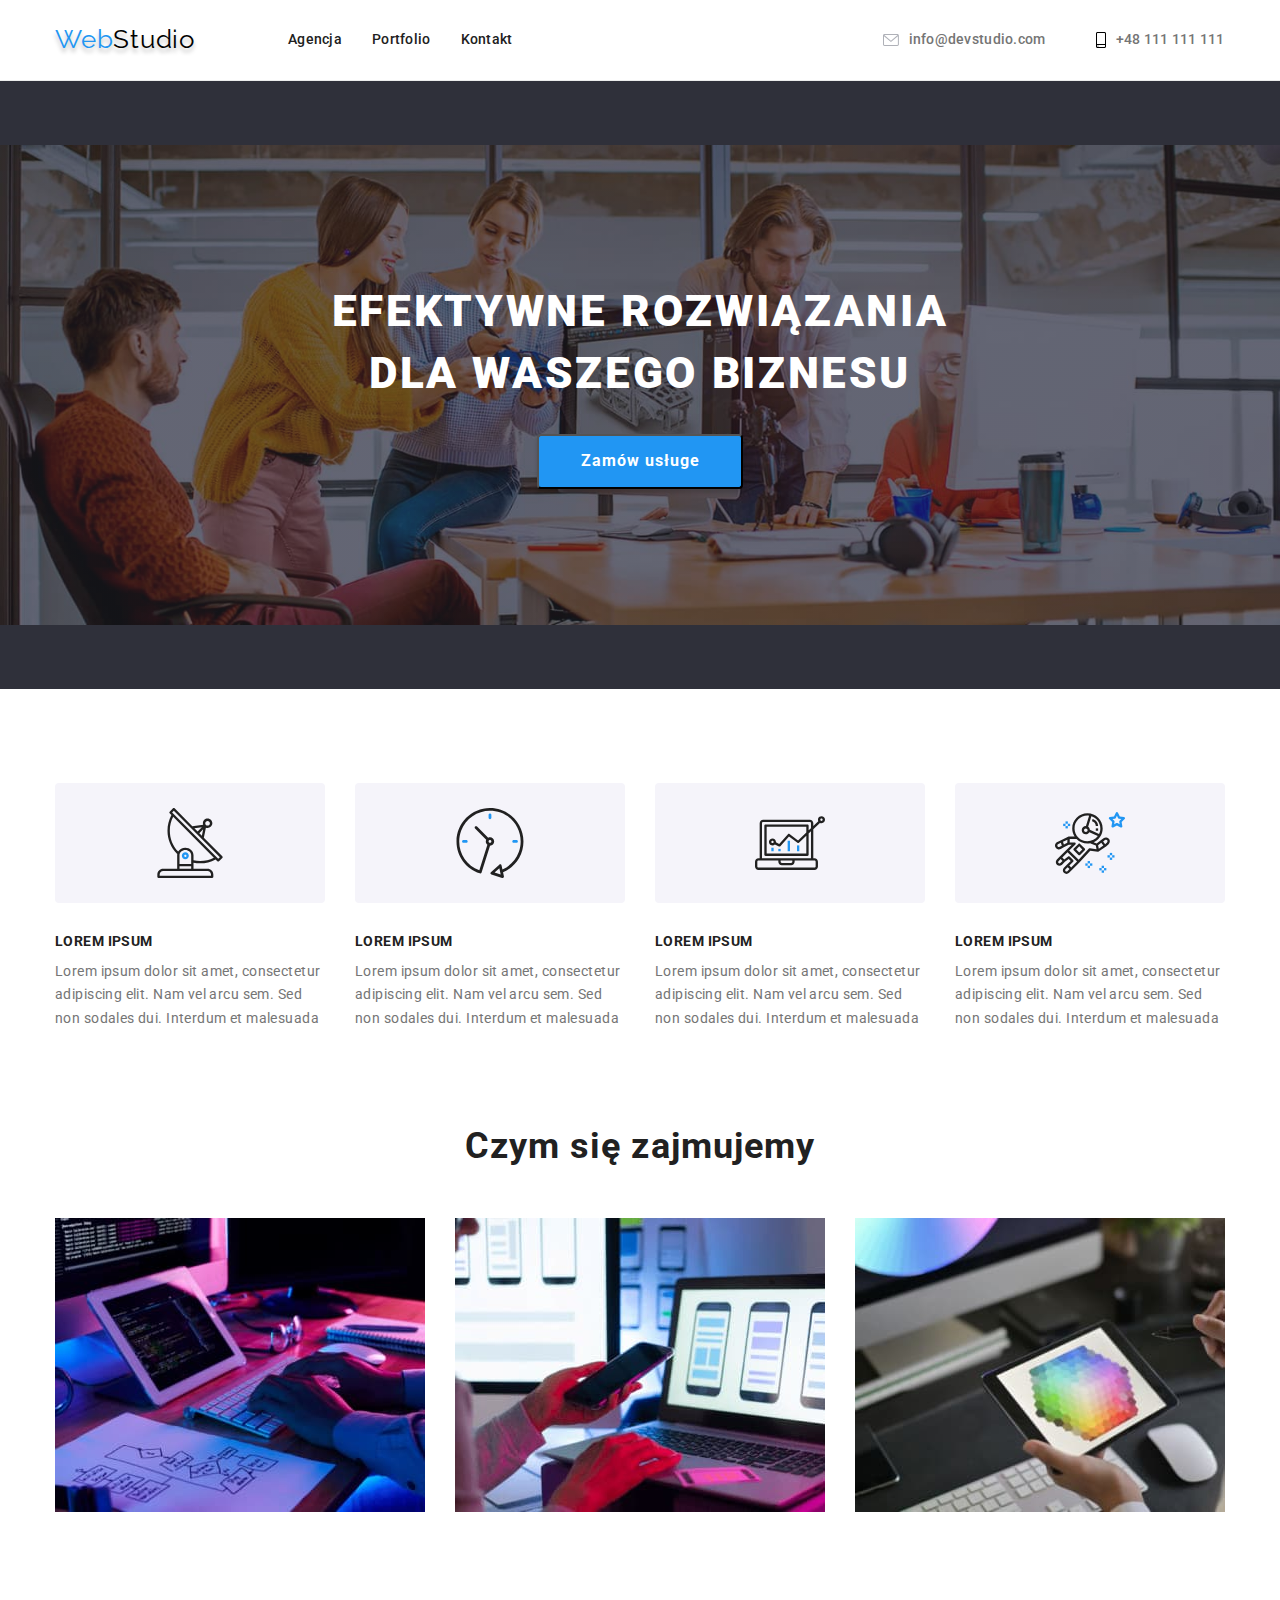
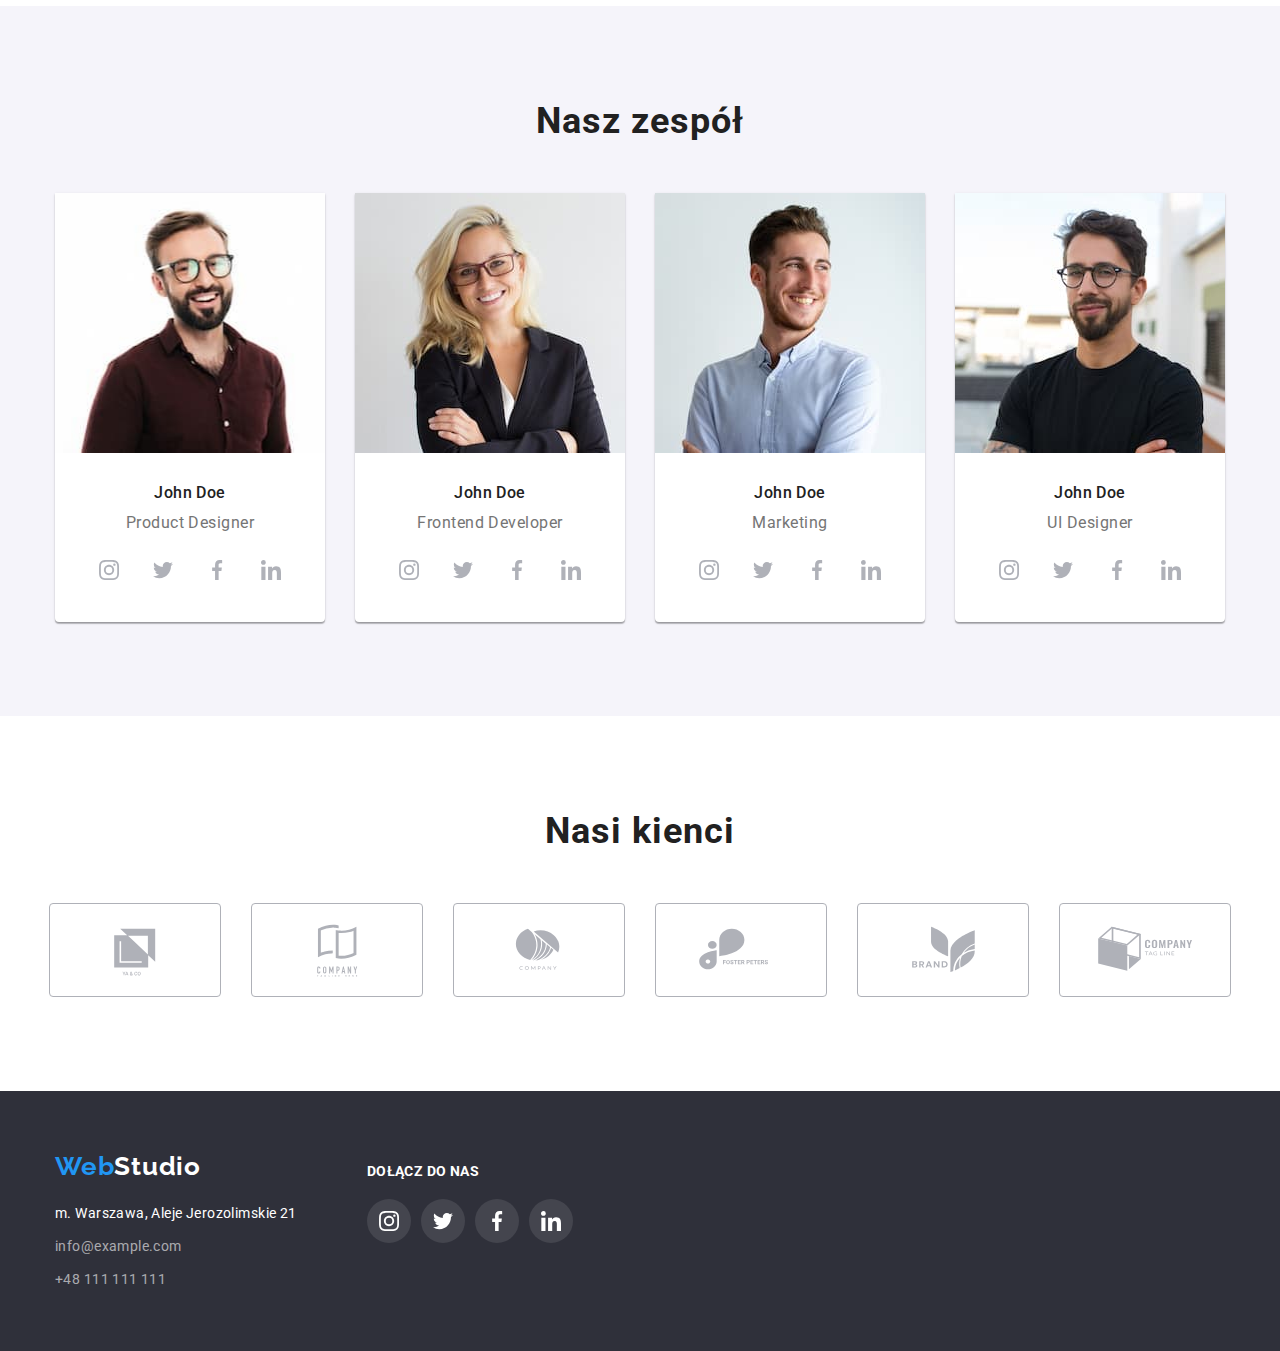
<file: index.html>
<!DOCTYPE html>
<html lang="pl">
  <head>
    <meta charset="UTF-8" />
    <meta http-equiv="X-UA-Compatible" content="IE=edge" />
    <meta name="viewport" content="width=device-width, initial-scale=1.0" />
    <link rel="preconnect" href="https://fonts.googleapis.com" />
    <link rel="preconnect" href="https://fonts.gstatic.com" crossorigin />
    <link
      href="https://fonts.googleapis.com/css2?family=Raleway:wght@700&family=Roboto:wght@400;500;700;900&display=swap"
      rel="stylesheet"
    />
    <link rel="stylesheet" href="./css/modern-normalize.css" />
    <link rel="stylesheet" href="./css/styles.css" />

    <title>EFEKTYWNE ROZWIĄZANIA DLA WASZEGO BIZNESU</title>
  </head>

  <body>
    <!--top bar-->
    <header class="header-box">
      <div class="container menu-box">
        <a href="./index.html" class="logo-text"
          ><span class="logo-web">Web</span>Studio</a
        >
        <nav>
          <ul class="nav-container">
            <li>
              <a href="./index.html" class="navigation-menu-link-agency"
                >Agencja</a
              >
            </li>
            <li>
              <a href="./portfolio.html" class="navigation-menu-link-portfolio"
                >Portfolio</a
              >
            </li>
            <li>
              <a href="#" class="navigation-menu-link-contact">Kontakt</a>
            </li>
          </ul>
        </nav>

        <a href="mailto:info@devstudio.com" class="top-bar-email">
          <svg width="16" height="12">
            <use href="./images/icons/icons.svg#icon-envelope"></use>
          </svg>
          info@devstudio.com</a
        >

        <a href="tel:+48111111111" class="top-bar-phone">
          <svg width="10" height="16">
            <use href="./images/icons/icons.svg#icon-smartphone"></use>
          </svg>
          +48 111 111 111</a
        >
      </div>
    </header>
    <!--main section-->
    <main>
      <!-- Job -->
      <section class="main-section-one-bg">
        <div class="container job-box">
          <h1 class="headline-text">
            EFEKTYWNE ROZWIĄZANIA DLA WASZEGO BIZNESU
          </h1>
          <button type="button" class="order-button order-service">
            Zamów usługe
          </button>
        </div>
      </section>

      <!-- Nasze atuty -->
      <section class="section">
        <div class="container">
          <ul class="our-advantages-list">
            <li class="advantages-list-item">
              <div class="antenna-bg">
                <div class="position">
                  <svg width="70" height="70">
                    <use href="./images/icons/icons.svg#icon-antenna-1"></use>
                  </svg>
                </div>
              </div>
              <h3 class="our-advantages-headline-text">LOREM IPSUM</h3>
              <p class="our-advantages-description">
                Lorem ipsum dolor sit amet, consectetur adipiscing elit. Nam vel
                arcu sem. Sed non sodales dui. Interdum et malesuada
              </p>
            </li>
            <li class="advantages-list-item">
              <div class="antenna-bg">
                <div class="position">
                  <svg width="70" height="70">
                    <use href="./images/icons/icons.svg#icon-clock-1"></use>
                  </svg>
                </div>
              </div>
              <h3 class="our-advantages-headline-text">LOREM IPSUM</h3>
              <p class="our-advantages-description">
                Lorem ipsum dolor sit amet, consectetur adipiscing elit. Nam vel
                arcu sem. Sed non sodales dui. Interdum et malesuada
              </p>
            </li>
            <li class="advantages-list-item">
              <div class="antenna-bg">
                <div class="position">
                  <svg width="70" height="70">
                    <use href="./images/icons/icons.svg#icon-diagram-1"></use>
                  </svg>
                </div>
              </div>
              <h3 class="our-advantages-headline-text">LOREM IPSUM</h3>
              <p class="our-advantages-description">
                Lorem ipsum dolor sit amet, consectetur adipiscing elit. Nam vel
                arcu sem. Sed non sodales dui. Interdum et malesuada
              </p>
            </li>
            <li class="advantages-list-item">
              <div class="antenna-bg">
                <div class="position">
                  <svg width="70" height="70">
                    <use href="./images/icons/icons.svg#icon-astronaut-1"></use>
                  </svg>
                </div>
              </div>
              <h3 class="our-advantages-headline-text">LOREM IPSUM</h3>
              <p class="our-advantages-description">
                Lorem ipsum dolor sit amet, consectetur adipiscing elit. Nam vel
                arcu sem. Sed non sodales dui. Interdum et malesuada
              </p>
            </li>
          </ul>
        </div>
      </section>

      <!-- what we do -->
      <section class="section what-we-do-offset">
        <div class="container what-we-do-item-gap">
          <h2 class="what-we-do">Czym się zajmujemy</h2>
          <ul class="what-we-do-list">
            <li>
              <img
                src="./images/what_we_do/what_we_do_img1.jpg"
                alt="Pisanie kodu HTML"
                width="370"
                height="294"
              />
            </li>
            <li>
              <img
                src="./images/what_we_do/what_we_do_img2.jpg"
                alt="CSS class"
                width="370"
                height="294"
              />
            </li>
            <li>
              <img
                src="./images/what_we_do/what_we_do_img3.jpg"
                alt="Wybor kolorow z palety kolorow"
                width="370"
                height="294"
              />
            </li>
          </ul>
        </div>
      </section>

      <!-- Nasz zespół -->
      <section class="our-team-bg section">
        <div class="container our-team-item-gap">
          <h2 class="our-team-headline-text">Nasz zespół</h2>
          <ul class="our-team-list">
            <li class="our-team-card-bg our-team-list-gap">
              <img
                src="./images/our_team/product_designer_img.jpg"
                alt="Zdjecie John Doe"
                width="270"
                height="260"
              />
              <div class="name-position-gap">
                <h3 class="our-team-name">John Doe</h3>
                <p class="our-team-position">Product Designer</p>
              </div>

              <ul class="social-links">
                <li>
                  <a class="iconsbox" href="#" target="_blank"
                    ><svg class="social-links-icon" width="20" height="20">
                      <use
                        href="./images/icons/icons.svg#icon-instagram-2"
                      ></use>
                    </svg>
                  </a>
                </li>
                <li>
                  <a class="iconsbox" href="#" target="_blank"
                    ><svg class="social-links-icon" width="20" height="20">
                      <use href="./images/icons/icons.svg#icon-twitter-1"></use>
                    </svg>
                  </a>
                </li>
                <li>
                  <a class="iconsbox" href="#" target="_blank"
                    ><svg class="social-links-icon" width="20" height="20">
                      <use
                        href="./images/icons/icons.svg#icon-facebook-1"
                      ></use>
                    </svg>
                  </a>
                </li>
                <li>
                  <a class="iconsbox" href="#" target="_blank"
                    ><svg class="social-links-icon" width="20" height="20">
                      <use
                        href="./images/icons/icons.svg#icon-linkedin-1"
                      ></use>
                    </svg>
                  </a>
                </li>
              </ul>
            </li>
            <li class="our-team-card-bg our-team-list-gap">
              <img
                src="./images/our_team/frontend_developer_img.jpg"
                alt="Zdjecie John Doe"
                width="270"
                height="260"
              />
              <div class="name-position-gap">
                <h3 class="our-team-name">John Doe</h3>
                <p class="our-team-position">Frontend Developer</p>
              </div>

              <ul class="social-links">
                <li>
                  <a class="iconsbox" href="#" target="_blank"
                    ><svg class="social-links-icon" width="20" height="20">
                      <use
                        href="./images/icons/icons.svg#icon-instagram-2"
                      ></use>
                    </svg>
                  </a>
                </li>
                <li>
                  <a class="iconsbox" href="#" target="_blank"
                    ><svg class="social-links-icon" width="20" height="20">
                      <use href="./images/icons/icons.svg#icon-twitter-1"></use>
                    </svg>
                  </a>
                </li>
                <li>
                  <a class="iconsbox" href="#" target="_blank"
                    ><svg class="social-links-icon" width="20" height="20">
                      <use
                        href="./images/icons/icons.svg#icon-facebook-1"
                      ></use>
                    </svg>
                  </a>
                </li>
                <li>
                  <a class="iconsbox" href="#" target="_blank"
                    ><svg class="social-links-icon" width="20" height="20">
                      <use
                        href="./images/icons/icons.svg#icon-linkedin-1"
                      ></use>
                    </svg>
                  </a>
                </li>
              </ul>
            </li>
            <li class="our-team-card-bg our-team-list-gap">
              <img
                src="./images/our_team/marketing_img.jpg"
                alt="Zdjecie John Doe"
                width="270"
                height="260"
              />
              <div class="name-position-gap">
                <h3 class="our-team-name">John Doe</h3>
                <p class="our-team-position">Marketing</p>
              </div>

              <ul class="social-links">
                <li>
                  <a class="iconsbox" href="#" target="_blank"
                    ><svg class="social-links-icon" width="20" height="20">
                      <use
                        href="./images/icons/icons.svg#icon-instagram-2"
                      ></use>
                    </svg>
                  </a>
                </li>
                <li>
                  <a class="iconsbox" href="#" target="_blank"
                    ><svg class="social-links-icon" width="20" height="20">
                      <use href="./images/icons/icons.svg#icon-twitter-1"></use>
                    </svg>
                  </a>
                </li>
                <li>
                  <a class="iconsbox" href="#" target="_blank"
                    ><svg class="social-links-icon" width="20" height="20">
                      <use
                        href="./images/icons/icons.svg#icon-facebook-1"
                      ></use>
                    </svg>
                  </a>
                </li>
                <li>
                  <a class="iconsbox" href="#" target="_blank"
                    ><svg class="social-links-icon" width="20" height="20">
                      <use
                        href="./images/icons/icons.svg#icon-linkedin-1"
                      ></use>
                    </svg>
                  </a>
                </li>
              </ul>
            </li>
            <li class="our-team-card-bg our-team-list-gap">
              <img
                src="./images/our_team/ui_designer_img.jpg"
                alt="Zdjecie John Doe"
                width="270"
                height="260"
              />
              <div class="name-position-gap">
                <h3 class="our-team-name">John Doe</h3>
                <p class="our-team-position">UI Designer</p>
              </div>

              <ul class="social-links">
                <li>
                  <a class="iconsbox" href="#" target="_blank"
                    ><svg class="social-links-icon" width="20" height="20">
                      <use
                        href="./images/icons/icons.svg#icon-instagram-2"
                      ></use>
                    </svg>
                  </a>
                </li>
                <li>
                  <a class="iconsbox" href="#" target="_blank"
                    ><svg class="social-links-icon" width="20" height="20">
                      <use href="./images/icons/icons.svg#icon-twitter-1"></use>
                    </svg>
                  </a>
                </li>
                <li>
                  <a class="iconsbox" href="#" target="_blank"
                    ><svg class="social-links-icon" width="20" height="20">
                      <use
                        href="./images/icons/icons.svg#icon-facebook-1"
                      ></use>
                    </svg>
                  </a>
                </li>
                <li>
                  <a class="iconsbox" href="#" target="_blank"
                    ><svg class="social-links-icon" width="20" height="20">
                      <use
                        href="./images/icons/icons.svg#icon-linkedin-1"
                      ></use>
                    </svg>
                  </a>
                </li>
              </ul>
            </li>
          </ul>
        </div>
      </section>
      <!-- Nasi klienci -->
      <section class="section">
        <div class="container our-client-gap">
          <h2 class="our-team-headline-text">Nasi kienci</h2>
          <ul class="our-client-list">
            <li class="our-client-item">
              <a class="our-client-icon" href="#" target="_blank">
                <svg width="170" height="92">
                  <use href="./images/icons/icons.svg#icon-Client-1"></use>
                </svg>
              </a>
            </li>
            <li class="our-client-item">
              <a class="our-client-icon" href="#"
                ><svg width="170" height="92">
                  <use href="./images/icons/icons.svg#icon-Client-2"></use>
                </svg>
              </a>
            </li>
            <li class="our-client-item">
              <a class="our-client-icon" href="#" target="_blank"
                ><svg width="170" height="92">
                  <use href="./images/icons/icons.svg#icon-Client-3"></use>
                </svg>
              </a>
            </li>
            <li class="our-client-item">
              <a class="our-client-icon" href="#"
                ><svg width="170" height="92">
                  <use href="./images/icons/icons.svg#icon-Client-4"></use>
                </svg>
              </a>
            </li>
            <li class="our-client-item">
              <a class="our-client-icon" href="#"
                ><svg width="170" height="92">
                  <use href="./images/icons/icons.svg#icon-Client-5"></use>
                </svg>
              </a>
            </li>
            <li class="our-client-item">
              <a class="our-client-icon" href="#"
                ><svg width="170" height="92">
                  <use href="./images/icons/icons.svg#icon-Client-6"></use>
                </svg>
              </a>
            </li>
          </ul>
        </div>
      </section>
    </main>

    <!--footer sectio-->

    <footer class="footer-bg footer-padding">
      <div class="container footer-box">
        <div class="footer-items">
          <a href="./index.html" class="index-footer-logo"
            ><span class="logo-web">Web</span
            ><span class="logo-studio">Studio</span></a
          >

          <address class="footer-address">
            <span class="footer-address-street-name"
              >m. Warszawa, Aleje Jerozolimskie 21</span
            >
            <a href="mailto:info@example.com" class="footer-email-link"
              >info@example.com</a
            >
            <a href="tel:+48111111111" class="footer-phone-link"
              >+48 111 111 111</a
            >
          </address>
        </div>
        <div class="join-us-box">
          <h3 class="join-us">DOŁĄCZ DO NAS</h3>
          <ul class="ul-box">
            <li>
              <a class="li-box" href="#" target="_blank"
                ><svg width="20" height="20">
                  <use href="./images/icons/icons.svg#icon-instagram-2"></use>
                </svg>
              </a>
            </li>
            <li>
              <a class="li-box" href="#" target="_blank"
                ><svg width="20" height="20">
                  <use href="./images/icons/icons.svg#icon-twitter-1"></use>
                </svg>
              </a>
            </li>
            <li>
              <a class="li-box" href="#" target="_blank"
                ><svg width="20" height="20">
                  <use href="./images/icons/icons.svg#icon-facebook-1"></use>
                </svg>
              </a>
            </li>
            <li>
              <a class="li-box" href="#" target="_blank"
                ><svg width="20" height="20">
                  <use href="./images/icons/icons.svg#icon-linkedin-1"></use>
                </svg>
              </a>
            </li>
          </ul>
        </div>
      </div>
    </footer>
  </body>
</html>
</file>
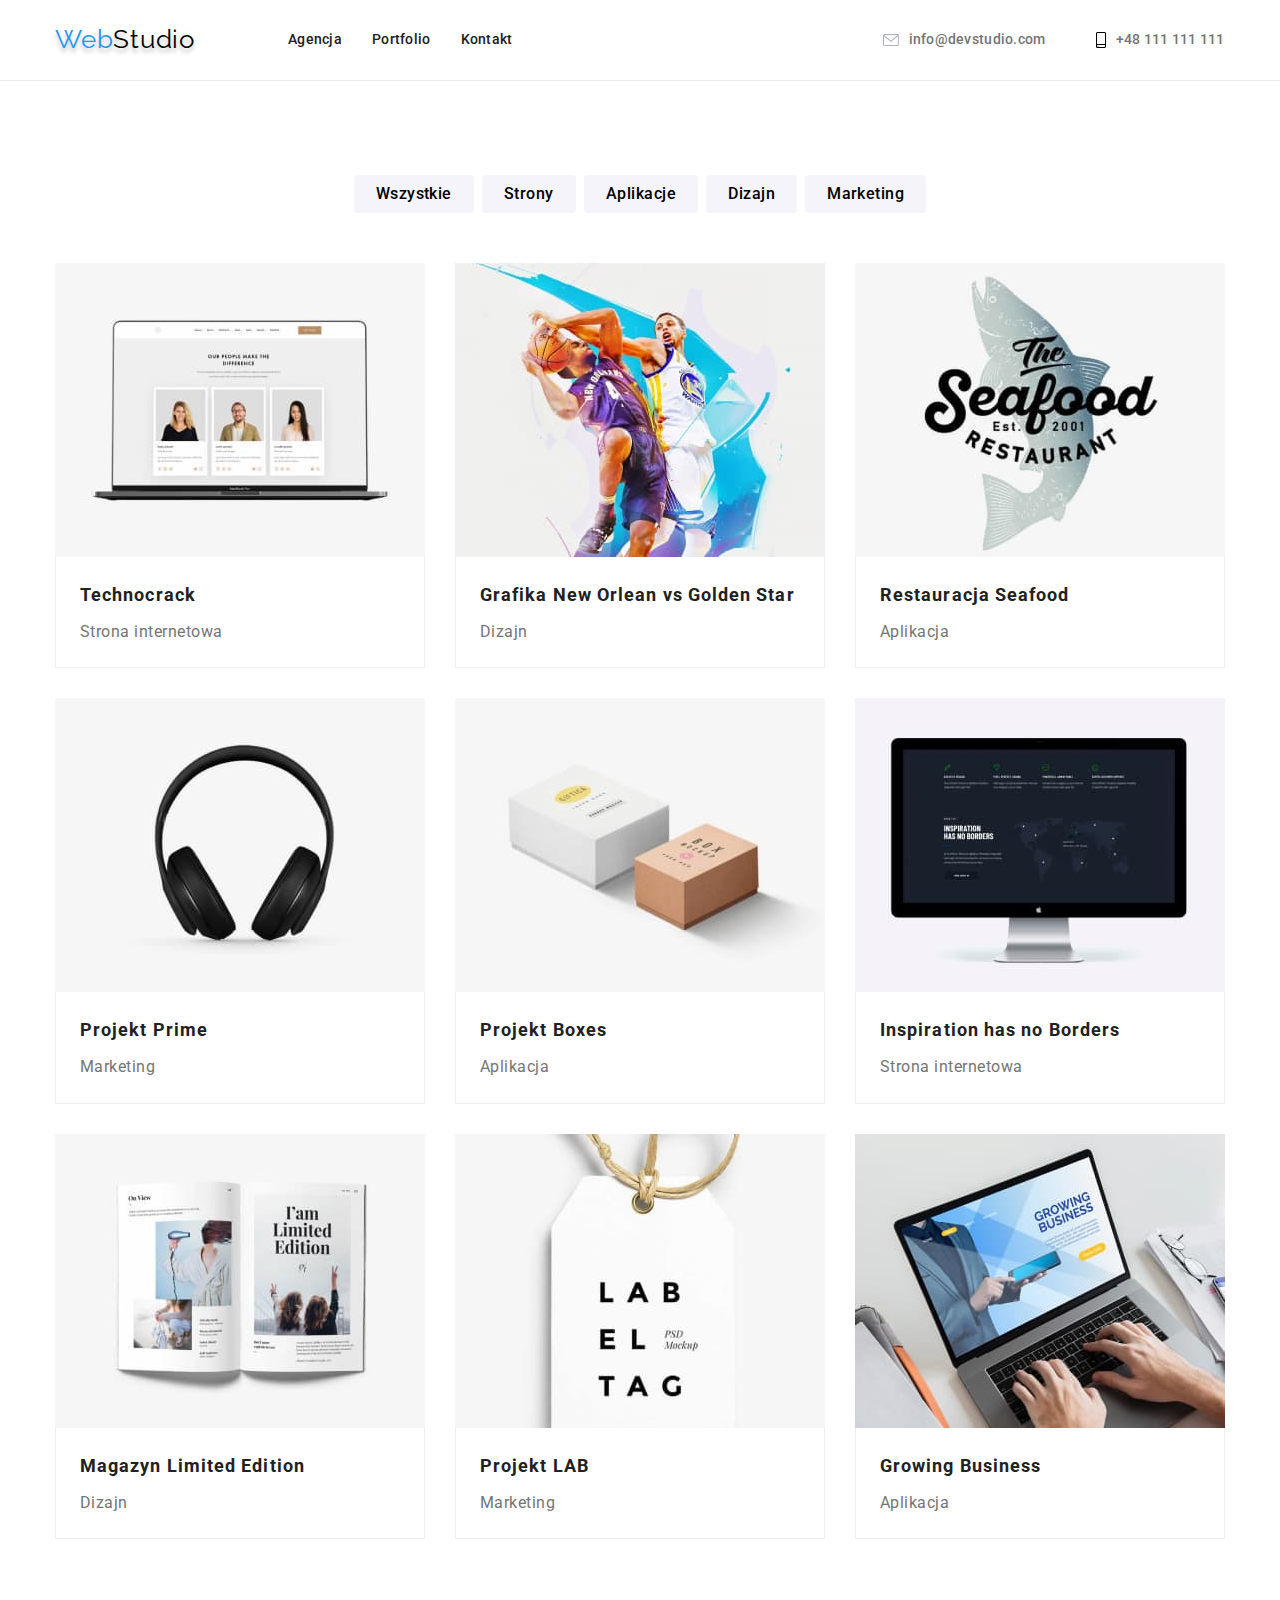
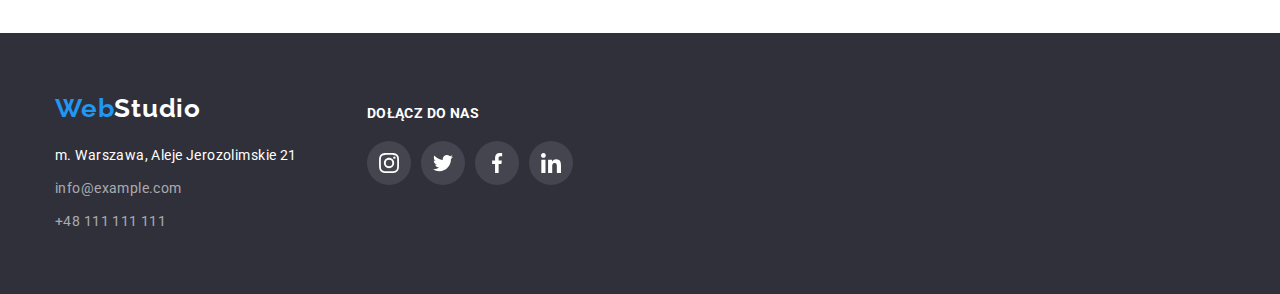
<file: portfolio.html>
<!DOCTYPE html>
<html lang="pl">
  <head>
    <meta charset="UTF-8" />
    <meta http-equiv="X-UA-Compatible" content="IE=edge" />
    <meta name="viewport" content="width=device-width, initial-scale=1.0" />
    <link rel="preconnect" href="https://fonts.googleapis.com" />
    <link rel="preconnect" href="https://fonts.gstatic.com" crossorigin />
    <link
      href="https://fonts.googleapis.com/css2?family=Raleway:wght@700&family=Roboto:wght@400;500;700;900&display=swap"
      rel="stylesheet"
    />
    <link rel="stylesheet" href="./css/modern-normalize.css" />
    <link rel="stylesheet" href="./css/styles.css" />

    <title>Portfolio</title>
  </head>
  <body>
    <!--top bar-->
    <header class="header-box">
      <div class="container menu-box">
        <a href="./index.html" class="logo-text"
          ><span class="logo-web">Web</span>Studio</a
        >
        <nav>
          <ul class="nav-container">
            <li>
              <a href="./index.html" class="navigation-menu-link-agency"
                >Agencja</a
              >
            </li>
            <li>
              <a href="./portfolio.html" class="navigation-menu-link-portfolio"
                >Portfolio</a
              >
            </li>
            <li>
              <a href="#" class="navigation-menu-link-contact">Kontakt</a>
            </li>
          </ul>
        </nav>

        <a href="mailto:info@devstudio.com" class="top-bar-email">
          <svg width="16" height="12">
            <use href="./images/icons/icons.svg#icon-envelope"></use>
          </svg>
          info@devstudio.com</a
        >

        <a href="tel:+48111111111" class="top-bar-phone">
          <svg width="10" height="16">
            <use href="./images/icons/icons.svg#icon-smartphone"></use>
          </svg>
          +48 111 111 111</a
        >
      </div>
    </header>
    <!--main section-->
    <main>
      <section class="section">
        <div class="container">
          <div class="item-gap">
            <ul class="filter-box">
              <li>
                <button type="button" class="filter-button">Wszystkie</button>
              </li>
              <li>
                <button type="button" class="filter-button">Strony</button>
              </li>
              <li>
                <button type="button" class="filter-button">Aplikacje</button>
              </li>
              <li>
                <button type="button" class="filter-button">Dizajn</button>
              </li>
              <li>
                <button type="button" class="filter-button">Marketing</button>
              </li>
            </ul>
          </div>
          <!-- figure>img+figcaption(h3+p) -->
          <div class="mesh">
            <figure tabindex="0" class="project-containers-bg">
              <img
                src="./images/portfolio/technocrack.jpg"
                alt="pc photo with team members"
                width="370"
                height="294"
              />
              <figcaption class="border">
                <div class="title-description">
                  <h3 class="project-title-headline-text">Technocrack</h3>
                  <p class="project-description-text">Strona internetowa</p>
                </div>
              </figcaption>
            </figure>

            <figure class="project-containers-bg">
              <img
                src="./images/portfolio/new-orlean-vs-golden-star.jpg"
                alt="basketball players"
                width="370"
                height="294"
              />
              <figcaption class="border">
                <div class="title-description">
                  <h3 class="project-title-headline-text">
                    Grafika New Orlean vs Golden Star
                  </h3>
                  <p class="project-description-text">Dizajn</p>
                </div>
              </figcaption>
            </figure>

            <figure class="project-containers-bg">
              <img
                src="./images/portfolio/seafood-restaurant.jpg"
                alt="seafood-restaurant logo"
                width="370"
                height="294"
              />
              <figcaption class="border">
                <div class="title-description">
                  <h3 class="project-title-headline-text">
                    Restauracja Seafood
                  </h3>
                  <p class="project-description-text">Aplikacja</p>
                </div>
              </figcaption>
            </figure>

            <figure class="project-containers-bg">
              <img
                src="./images/portfolio/prime-project.jpg"
                alt="headphones"
                width="370"
                height="294"
              />
              <figcaption class="border">
                <div class="title-description">
                  <h3 class="project-title-headline-text">Projekt Prime</h3>
                  <p class="project-description-text">Marketing</p>
                </div>
              </figcaption>
            </figure>

            <figure class="project-containers-bg">
              <img
                src="./images/portfolio/boxes-project.jpg"
                alt="boxes"
                width="370"
                height="294"
              />
              <figcaption class="border">
                <div class="title-description">
                  <h3 class="project-title-headline-text">Projekt Boxes</h3>
                  <p class="project-description-text">Aplikacja</p>
                </div>
              </figcaption>
            </figure>

            <figure class="project-containers-bg">
              <img
                src="./images/portfolio/inspiration-has-no-borders.jpg"
                alt="pc screen"
                width="370"
                height="294"
              />
              <figcaption class="border">
                <div class="title-description">
                  <h3 class="project-title-headline-text">
                    Inspiration has no Borders
                  </h3>
                  <p class="project-description-text">Strona internetowa</p>
                </div>
              </figcaption>
            </figure>

            <figure class="project-containers-bg">
              <img
                src="./images/portfolio/limited-edition-magazine.jpg"
                alt="magazine photo"
                width="370"
                height="294"
              />
              <figcaption class="border">
                <div class="title-description">
                  <h3 class="project-title-headline-text">
                    Magazyn Limited Edition
                  </h3>
                  <p class="project-description-text">Dizajn</p>
                </div>
              </figcaption>
            </figure>

            <figure class="project-containers-bg">
              <img
                src="./images/portfolio/lab-project.jpg"
                alt="tag photo"
                width="370"
                height="294"
              />
              <figcaption class="border">
                <div class="title-description">
                  <h3 class="project-title-headline-text">Projekt LAB</h3>
                  <p class="project-description-text">Marketing</p>
                </div>
              </figcaption>
            </figure>

            <figure class="project-containers-bg">
              <img
                src="./images/portfolio/growing-business.jpg"
                alt="laptop photo"
                width="370"
                height="294"
              />
              <figcaption class="border">
                <div class="title-description">
                  <h3 class="project-title-headline-text">Growing Business</h3>
                  <p class="project-description-text">Aplikacja</p>
                </div>
              </figcaption>
            </figure>
          </div>
        </div>
      </section>
    </main>
    <!--footer sectio-->
    <footer class="footer-bg footer-padding">
      <div class="container footer-box">
        <div class="footer-items">
          <a href="./index.html" class="index-footer-logo"
            ><span class="logo-web">Web</span
            ><span class="logo-studio">Studio</span></a
          >

          <address class="footer-address">
            <span class="footer-address-street-name"
              >m. Warszawa, Aleje Jerozolimskie 21</span
            >
            <a href="mailto:info@example.com" class="footer-email-link"
              >info@example.com</a
            >
            <a href="tel:+48111111111" class="footer-phone-link"
              >+48 111 111 111</a
            >
          </address>
        </div>
        <div class="join-us-box">
          <h3 class="join-us">DOŁĄCZ DO NAS</h3>
          <ul class="ul-box">
            <li>
              <a class="li-box" href="#" target="_blank"
                ><svg width="20" height="20">
                  <use href="./images/icons/icons.svg#icon-instagram-2"></use>
                </svg>
              </a>
            </li>
            <li>
              <a class="li-box" href="#" target="_blank"
                ><svg width="20" height="20">
                  <use href="./images/icons/icons.svg#icon-twitter-1"></use>
                </svg>
              </a>
            </li>
            <li>
              <a class="li-box" href="#" target="_blank"
                ><svg width="20" height="20">
                  <use href="./images/icons/icons.svg#icon-facebook-1"></use>
                </svg>
              </a>
            </li>
            <li>
              <a class="li-box" href="#" target="_blank"
                ><svg width="20" height="20">
                  <use href="./images/icons/icons.svg#icon-linkedin-1"></use>
                </svg>
              </a>
            </li>
          </ul>
        </div>
      </div>
    </footer>
  </body>
</html>
</file>
<file: css/styles.css>
/*style*/
:root {
  --brand-color-active: #2196f3;
  --brand-color-body-backround: #ffffff;
  --brand-color-body-text: #212121;
  --brand-color-border: #eeeeee;
  --brand-color-description-font: #757575;
  --brand-color-h1-text: #ffffff;
  --brand-color-heder-footer: #2f303a;
  --brand-color-headlines-font: #212121;
  --brand-color-img-background: #ffffff;
  --brand-color-logo-studio: #ffffff;
  --brand-color-logo-web: #2196f3;
  --brand-color-navigation-menu-text: #212121;
  --brand-color-order-service-text: #ffffff;
  --brand-color-order-button-background: #2196f3;
  --brand-color-ourteam-bg: #f5f4fa;
  --brand-color-ourclient: #2196f3;
  --brand-color-iconfill: #afb1b8;
  --brand-color-joun-us-icon-fill: #ffffff;
  --brand-color-text-body: #212121;
}
* {
  margin: 0px;
  padding: 0px;
}

body {
  font-family: "Roboto", sans-serif;
  background-color: var(--brand-color-body-backround);
  color: var(--brand-color-body-text);
}

.container {
  width: 1200px;
  padding: 0px 15px;
  margin: 0px auto;
}

img {
  display: block;
}

li {
  list-style: none;
}

.antenna-bg {
  box-sizing: border-box;
  width: 270px;
  height: 120px;
  margin-bottom: 30px;
  background-color: var(--brand-color-ourteam-bg);
  border-radius: 4px;
}

.filter-button-list {
}

.filter-box {
  display: flex;
  justify-content: center;
  gap: 8px;
  padding-bottom: 16px;
}

.filter-button {
  font-family: "Roboto";
  font-style: normal;
  font-weight: 500;
  font-size: 16px;
  line-height: 1.6;
  text-align: center;
  letter-spacing: 0.03em;
  background-color: var(--brand-color-ourteam-bg);
  border-radius: 4px;
  border: none;
  cursor: pointer;
  padding: 6px 22px;
}
.filter-button:is(:hover, :focus, :active) {
  background-color: var(--brand-color-active);
  color: var(--brand-color-img-background);
  border-color: var(--brand-color-active);
  box-shadow: 0px 3px 1px rgba(0, 0, 0, 0.1), 0px 1px 2px rgba(0, 0, 0, 0.08),
    0px 2px 2px rgba(0, 0, 0, 0.12);
}

/* .filter-button-all {
  font-family: "Roboto";
  font-style: normal;
  font-weight: 500;
  font-size: 16px;
  line-height: 1.6;
  text-align: center;
  letter-spacing: 0.03em;
  width: 121px;

  background-color: var(--brand-color-ourteam-bg);
  border-radius: 4px;
  border-color: var(--brand-color-ourteam-bg);
  cursor: pointer;
  padding: 6px 22px;
}

.filter-button-all:is(:hover, :focus, :active) {
  background-color: var(--brand-color-active);
  color: var(--brand-color-img-background);
  border-color: var(--brand-color-active);
  box-shadow: 0px 3px 1px rgba(0, 0, 0, 0.1), 0px 1px 2px rgba(0, 0, 0, 0.08),
    0px 2px 2px rgba(0, 0, 0, 0.12);
}

.filter-button-apps {
  font-family: "Roboto";
  font-style: normal;
  font-weight: 500;
  font-size: 16px;
  line-height: 1.6;

  text-align: center;
  letter-spacing: 0.03em;
  width: 114px;

  background-color: var(--brand-color-ourteam-bg);
  border-radius: 4px;
  border-color: var(--brand-color-ourteam-bg);
  cursor: pointer;
  padding: 6px 22px;
}

.filter-button-apps:is(:hover, :focus, :active) {
  background-color: var(--brand-color-active);
  color: var(--brand-color-img-background);
  border-color: var(--brand-color-active);
  box-shadow: 0px 3px 1px rgba(0, 0, 0, 0.1), 0px 1px 2px rgba(0, 0, 0, 0.08),
    0px 2px 2px rgba(0, 0, 0, 0.12);
}

.filter-button-design {
  font-family: "Roboto";
  font-style: normal;
  font-weight: 500;
  font-size: 16px;
  line-height: 1.6;

  text-align: center;
  letter-spacing: 0.03em;
  width: 91px;
  left: 862px;
  top: 174px;
  background-color: var(--brand-color-ourteam-bg);
  border-radius: 4px;
  border-color: var(--brand-color-ourteam-bg);
  cursor: pointer;
  padding: 6px 22px;
}

.filter-button-design:is(:hover, :focus, :active) {
  background-color: var(--brand-color-active);
  color: var(--brand-color-img-background);
  border-color: var(--brand-color-active);
  box-shadow: 0px 3px 1px rgba(0, 0, 0, 0.1), 0px 1px 2px rgba(0, 0, 0, 0.08),
    0px 2px 2px rgba(0, 0, 0, 0.12);
}

.filter-button-marketing {
  font-family: "Roboto";
  font-style: normal;
  font-weight: 500;
  font-size: 16px;
  line-height: 1.6;

  text-align: center;
  letter-spacing: 0.03em;
  width: 121px;
  left: 961px;
  top: 174px;
  background-color: var(--brand-color-ourteam-bg);
  border-radius: 4px;
  border-color: var(--brand-color-ourteam-bg);
  cursor: pointer;
  padding: 6px 22px;
}

.filter-button-marketing:is(:hover, :focus, :active) {
  background-color: var(--brand-color-active);
  color: var(--brand-color-img-background);
  border-color: var(--brand-color-active);
  box-shadow: 0px 3px 1px rgba(0, 0, 0, 0.1), 0px 1px 2px rgba(0, 0, 0, 0.08),
    0px 2px 2px rgba(0, 0, 0, 0.12);
}

.filter-button-pages {
  font-family: "Roboto";
  font-style: normal;
  font-weight: 500;
  font-size: 16px;
  line-height: 1.6;

  text-align: center;
  letter-spacing: 0.03em;
  width: 93px;
  left: 639px;
  top: 174px;
  background-color: var(--brand-color-ourteam-bg);
  border-radius: 4px;
  border-color: var(--brand-color-ourteam-bg);
  cursor: pointer;
  padding: 6px 22px;
}

.filter-button-pages:is(:hover, :focus, :active) {
  background-color: var(--brand-color-active);
  color: var(--brand-color-img-background);
  border-color: var(--brand-color-active);
  box-shadow: 0px 3px 1px rgba(0, 0, 0, 0.1), 0px 1px 2px rgba(0, 0, 0, 0.08),
    0px 2px 2px rgba(0, 0, 0, 0.12);
} */

.footer-bg {
  background-color: var(--brand-color-heder-footer);
}

.footer-address {
  display: flex;
  gap: 9px;
  flex-direction: column;
  width: fit-content;
}

.footer-address-street-name {
  font-style: normal;
  font-weight: 400;
  font-size: 14px;
  line-height: 1.7;
  /* or 171% */
  letter-spacing: 0.03em;
  color: var(--brand-color-img-background);
}

.footer-email-link {
  font-style: normal;
  font-weight: 400;
  font-size: 14px;
  line-height: 1.7;
  letter-spacing: 0.03em;
  color: rgba(255, 255, 255, 0.6);
  text-decoration: none;
}

.footer-email-link:is(:hover, :focus, :active) {
  color: var(--brand-color-active);
}

.footer-phone-link {
  font-style: normal;
  font-weight: 400;
  font-size: 14px;
  line-height: 1.7;
  letter-spacing: 0.03em;
  color: rgba(255, 255, 255, 0.6);
  text-decoration: none;
}

.footer-items {
  display: flex;
  flex-direction: column;
  gap: 20px;
  /* width: fit-content; */
}
.footer-padding {
  padding: 60px 0px;
}

.footer-box {
  display: flex;
  gap: 70px;
}

.ul-box {
  display: flex;
  flex-direction: row;
  margin-top: 20px;
  gap: 10px;
}

.li-box {
  width: 44px;
  height: 44px;
  background: rgba(255, 255, 255, 0.1);
  display: flex;
  padding: 12px;
  border-radius: 50%;
  fill: var(--brand-color-joun-us-icon-fill);
}

.li-box:is(:hover, :focus) {
  background-color: var(--brand-color-order-button-background);
}

.footer-phone-link:is(:hover, :focus, :active) {
  color: var(--brand-color-active);
}

.header-box {
  border-bottom: 1px solid #ececec;
}

.headline-text {
  font-style: normal;
  font-weight: 900;
  font-size: 44px;
  line-height: 1.4;
  letter-spacing: 0.06em;
  text-transform: uppercase;
  color: var(--brand-color-h1-text);
  text-align: center;
  max-width: 696px;
  width: fit-content;
}

.iconsbox {
  display: flex;
  padding: 12px;
  border-radius: 50%;
  fill: var(--brand-color-iconfill);
}

.iconsbox:is(:hover, :focus) {
  background-color: var(--brand-color-order-button-background);
  fill: var(--brand-color-joun-us-icon-fill);
}

/* .ooo {
  margin: 0;
  min-height: 44vh;
  display: flex;
  justify-content: center;
  align-items: center;
  background-color: red;
} */

.index-footer-logo {
  font-family: "Raleway";
  font-style: normal;
  font-weight: 700;
  font-size: 26px;
  line-height: 1.2;
  letter-spacing: 0.03em;
  text-decoration: none;
  width: fit-content;
}

.item-gap {
  margin-bottom: 34px;
}

.job-box {
  display: flex;
  justify-content: center;
  flex-direction: column;
  align-items: center;
  gap: 30px;
  padding: 200px 0px;
}

.join-us {
  font-style: normal;
  font-weight: 700;
  font-size: 14px;
  line-height: 16px;
  letter-spacing: 0.03em;
  text-transform: uppercase;
  color: var(--brand-color-h1-text);
}

.join-us-box {
  padding-top: 12px;
}

/* .join-us-icon {
  fill: var(--brand-color-joun-us-icon-fill);
  padding: 12px 12px;
} */

.logo-text {
  font-family: "Raleway";
  font-style: normal;
  font-size: 26px;
  line-height: 1.2;
  letter-spacing: 0.03em;
  text-decoration: none;
  color: #000000;
  cursor: pointer;
  text-shadow: 0px 4px 4px rgba(0, 0, 0, 0.25);
  margin-right: 93px;
}

.logo-studio {
  color: var(--brand-color-logo-studio);
}

.logo-web {
  text-decoration: none;
  color: var(--brand-color-logo-web);
}

.main-section-one-bg {
  background-color: var(--brand-color-heder-footer);
  background-image: linear-gradient(
      rgba(47, 48, 58, 0.4),
      rgba(47, 48, 58, 0.4)
    ),
    url("../images/img-background.jpg");
  background-repeat: no-repeat;
  background-position: 50% 50%;
  background-size: contain;
}

.name-position-gap {
  display: flex;
  flex-direction: column;
  gap: 10px;
  margin-top: 30px;
  /* margin-bottom: 30px; */
}

.menu-box {
  display: flex;
  align-items: center;
  padding-top: 24px;
  padding-bottom: 25px;
}

.mesh {
  display: flex;
  flex-wrap: wrap;
  gap: 30px;
  justify-content: center;
}

.title-description {
  display: flex;
  flex-direction: column;
  gap: 4px;
  padding: 20px 24px;
}

.border {
  border-bottom: 1px solid var(--brand-color-border);
  border-right: 1px solid var(--brand-color-border);
  border-left: 1px solid var(--brand-color-border);
}

.nav-container {
  display: flex;
  gap: 30px;
  align-items: center;
}

.navigation-menu-link-agency {
  width: 53px;
  font-style: normal;
  font-weight: 500;
  font-size: 14px;
  line-height: 1.2;
  letter-spacing: 0.02em;
  text-decoration: none;
  color: var(--brand-color-navigation-menu-text);
}

.navigation-menu-link-agency:is(:hover, :focus, :active) {
  color: var(--brand-color-active);
}

.navigation-menu-link-contact {
  width: 51px;

  font-style: normal;
  font-weight: 500;
  font-size: 14px;
  line-height: 1.2px;
  letter-spacing: 0.02em;
  text-decoration: none;
  color: var(--brand-color-navigation-menu-text);
}

.navigation-menu-link-contact:is(:hover, :focus, :active) {
  color: var(--brand-color-active);
}

.navigation-menu-link-portfolio {
  width: 58px;

  font-style: normal;
  font-weight: 500;
  font-size: 14px;
  line-height: 1.2;
  letter-spacing: 0.02em;
  text-decoration: none;
  color: var(--brand-color-navigation-menu-text);
}

.navigation-menu-link-portfolio:is(:hover, :focus, :active) {
  color: var(--brand-color-active);
}

.navigation-list {
}

.our-advantages-description {
  font-style: normal;
  font-weight: 400;
  font-size: 14px;
  line-height: 1.7;
  /* or 171% */
  letter-spacing: 0.03em;
  color: var(--brand-color-description-font);
}

.our-advantages-headline-text {
  font-style: normal;
  font-size: 14px;
  line-height: 1.2;
  letter-spacing: 0.03em;
  text-transform: uppercase;
  color: var(--brand-color-headlines-font);
  margin-bottom: 10px;
}

.our-advantages-list {
  display: flex;
  justify-content: center;
  align-items: center;
  gap: 30px;
}

.advantages-list-item {
  display: flex;
  flex-direction: column;
  /* gap: 10px; */
}

.order-button {
  width: 200px;
  background-color: var(--brand-color-order-button-background);
  box-shadow: 0px 4px 4px rgba(0, 0, 0, 0.15);
  border-radius: 4px;
  cursor: pointer;
}

.our-client-gap {
  display: flex;
  flex-direction: column;
  gap: 50px;
}

.our-client-icon {
  fill: #afb1b8;
  /* display: block; */
}

.our-client-icon svg {
  display: block;
}

.our-client-icon:is(:hover, :focus) {
  fill: var(--brand-color-ourclient);
}

.our-client-item {
  box-sizing: border-box;
  border: 1px solid #afb1b8;
  border-radius: 4px;
}

.our-client-item:is(:hover, :focus) {
  border-color: var(--brand-color-ourclient);
}

.our-client-list {
  display: flex;
  justify-content: center;
  gap: 30px;
}

.order-service {
  font-family: "Roboto";
  font-style: normal;
  font-weight: 700;
  font-size: 16px;
  line-height: 1.9;
  /* identical to box height, or 188% */
  align-items: center;
  text-align: center;
  letter-spacing: 0.06em;
  color: var(--brand-color-order-service-text);
  padding: 10px 41px 10px 42px;
  width: fit-content;
}

.our-team-bg {
  background-color: var(--brand-color-ourteam-bg);
}

.our-team-card-bg {
  width: 270px;
  background-color: var(--brand-color-img-background);
  box-shadow: 0px 1px 3px rgba(0, 0, 0, 0.12), 0px 1px 1px rgba(0, 0, 0, 0.14),
    0px 2px 1px rgba(0, 0, 0, 0.2);
  border-radius: 0px 0px 4px 4px;
}

.our-team-item-gap {
  display: flex;
  flex-direction: column;
  gap: 50px;
}

.our-team-headline-text {
  font-style: normal;
  font-size: 36px;
  line-height: 1.2;
  color: var(--brand-color-headlines-font);
  letter-spacing: 0.03em;
  text-align: center;
}

.our-team-list {
  display: flex;
  gap: 30px;
  justify-content: center;
  align-items: center;
}

.our-team-list-gap {
  display: flex;
  flex-direction: column;
}

.our-team-name {
  font-style: normal;
  font-weight: 500;
  font-size: 16px;
  line-height: 1.2;
  /* identical to box height */
  text-align: center;
  letter-spacing: 0.03em;
  color: var(--brand-color-headlines-font);
}

.our-team-position {
  font-style: normal;
  font-weight: 400;
  font-size: 16px;
  line-height: 1.2;
  /* identical to box height */
  color: var(--brand-color-description-font);
  text-align: center;
  letter-spacing: 0.03em;
}

.portfolio-footer-logo {
  font-family: "Raleway";
  font-style: normal;
  font-weight: 700;
  font-size: 26px;
  line-height: 1.2;
  letter-spacing: 0.03em;
  text-decoration-line: none;
}

.project-containers-bg {
  width: 370px;
  left: 215px;
  top: 262px;
  background-color: var(--brand-color-img-background);
}

.project-containers-bg:is(:hover, :focus) {
  box-shadow: 0px 1px 1px rgba(0, 0, 0, 0.12), 0px 4px 4px rgba(0, 0, 0, 0.06),
    1px 4px 6px rgba(0, 0, 0, 0.16);
  cursor: pointer;
}

.project-description-text {
  font-style: normal;
  font-weight: 400;
  font-size: 16px;
  line-height: 1.9;
  /* identical to box height, or 188% */
  letter-spacing: 0.03em;
  color: var(--brand-color-description-font);
}

.project-list {
}

.project-title-headline-text {
  font-style: normal;
  font-size: 18px;
  line-height: 2;
  /* identical to box height, or 200% */
  letter-spacing: 0.06em;
}

.position {
  display: flex;
  justify-content: center;
  padding: 25px 100px;
}

.section {
  padding-top: 94px;
  padding-bottom: 94px;
}

.social-links {
  display: flex;
  justify-content: center;
  align-items: center;
  gap: 10px;
  margin-bottom: 30px;
  margin-top: 16px;
}

.social-links-icon {
  /* display: block; */
  /* fill: var(--brand-color-iconfill); */
}

.top-bar-email {
  display: flex;
  justify-content: center;
  align-items: center;
  gap: 10px;
  font-style: normal;
  font-weight: 500;
  font-size: 14px;
  color: var(--brand-color-description-font);
  line-height: 1.2;
  letter-spacing: 0.02em;
  text-decoration: none;
  cursor: pointer;
  margin-left: 370px;
  fill: var(--brand-color-iconfill);
}

.top-bar-email:is(:hover, :focus, :active) {
  color: var(--brand-color-active);
  fill: var(--brand-color-active);
}

.top-bar-phone {
  display: flex;
  justify-content: center;
  align-items: center;
  gap: 10px;
  font-style: normal;
  font-weight: 500;
  font-size: 14px;
  color: var(--brand-color-description-font);
  line-height: 1.2;
  letter-spacing: 0.02em;
  text-decoration: none;
  cursor: pointer;
  margin-left: 50px;
}

.top-bar-phone:is(:hover, :focus, :active) {
  color: var(--brand-color-active);
  fill: var(--brand-color-active);
}

.what-we-do {
  font-style: normal;
  font-size: 36px;
  line-height: 1.2;
  letter-spacing: 0.03em;
  color: var(--brand-color-headlines-font);
  text-align: center;
}

.what-we-do-offset {
  padding-top: 0px;
}

.what-we-do-list {
  display: flex;
  gap: 30px;
}

.what-we-do-item-gap {
  display: flex;
  flex-direction: column;
  gap: 50px;
}
</file>
